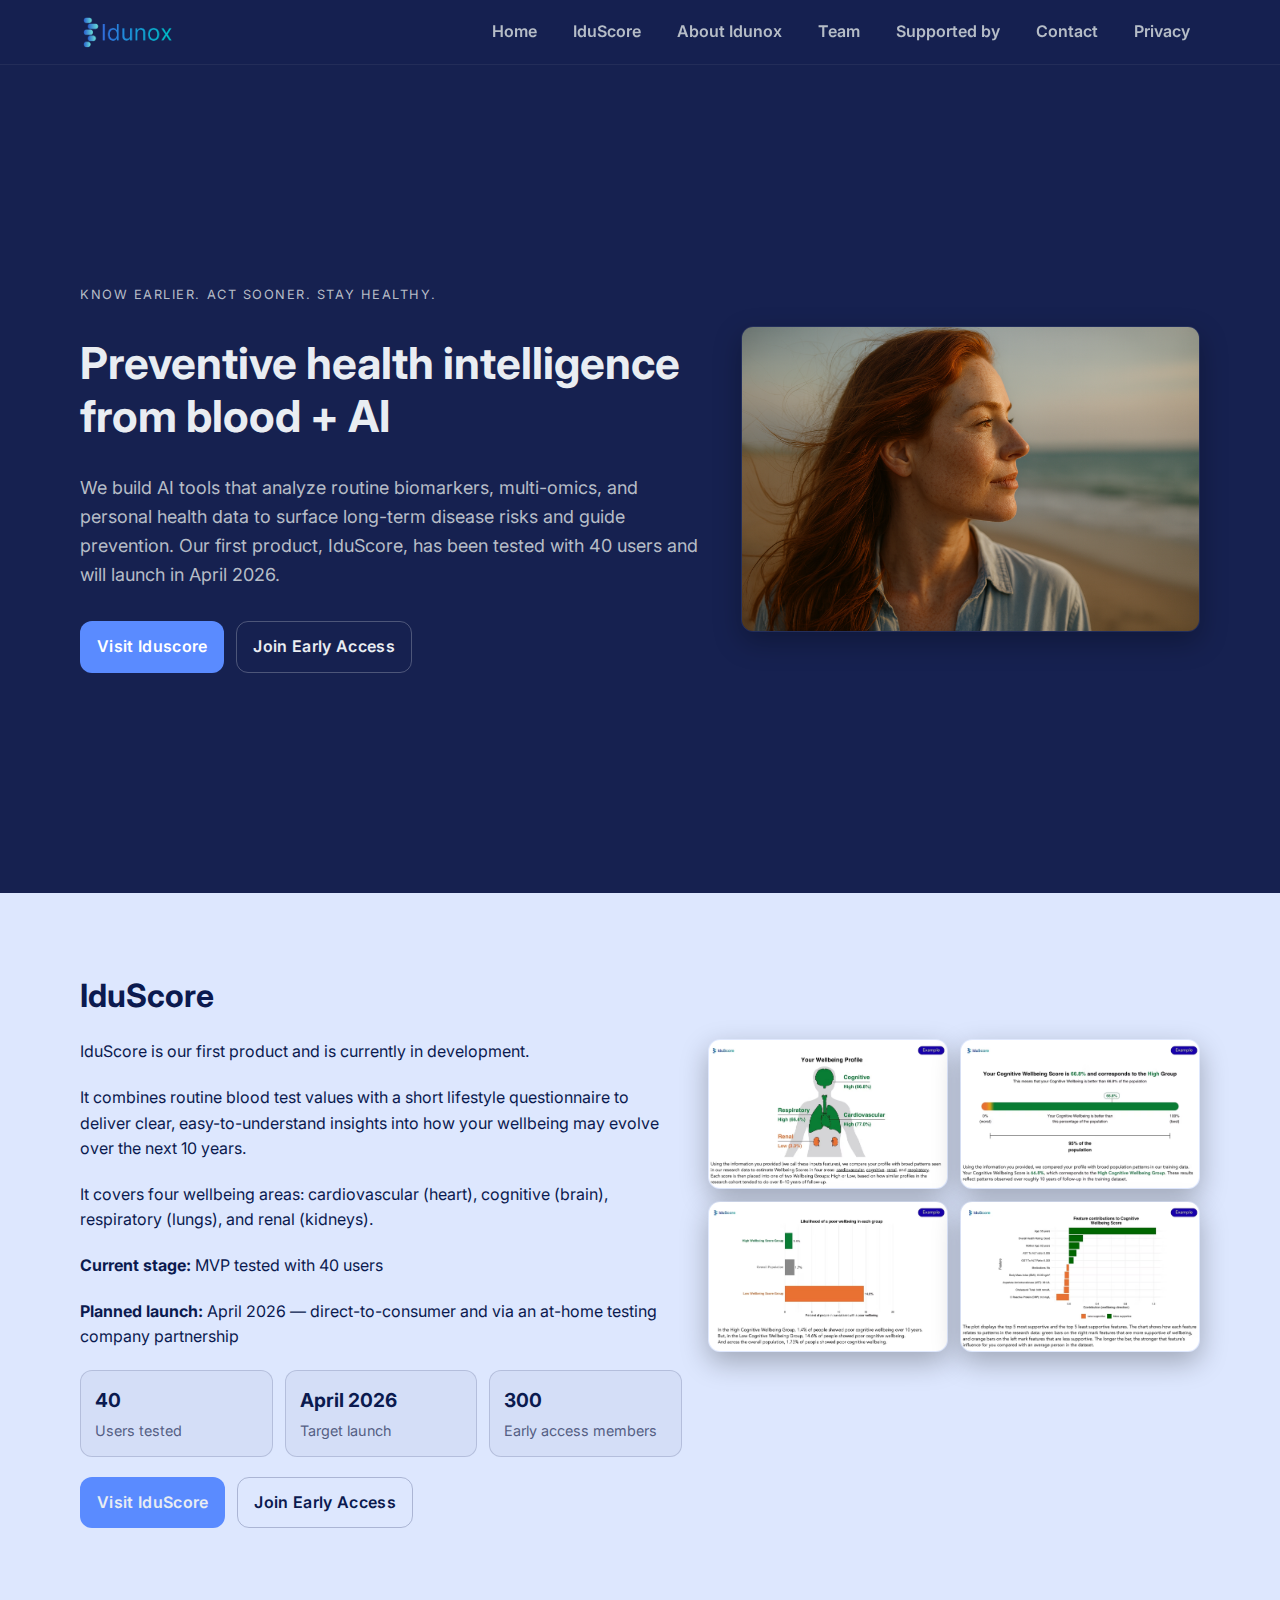
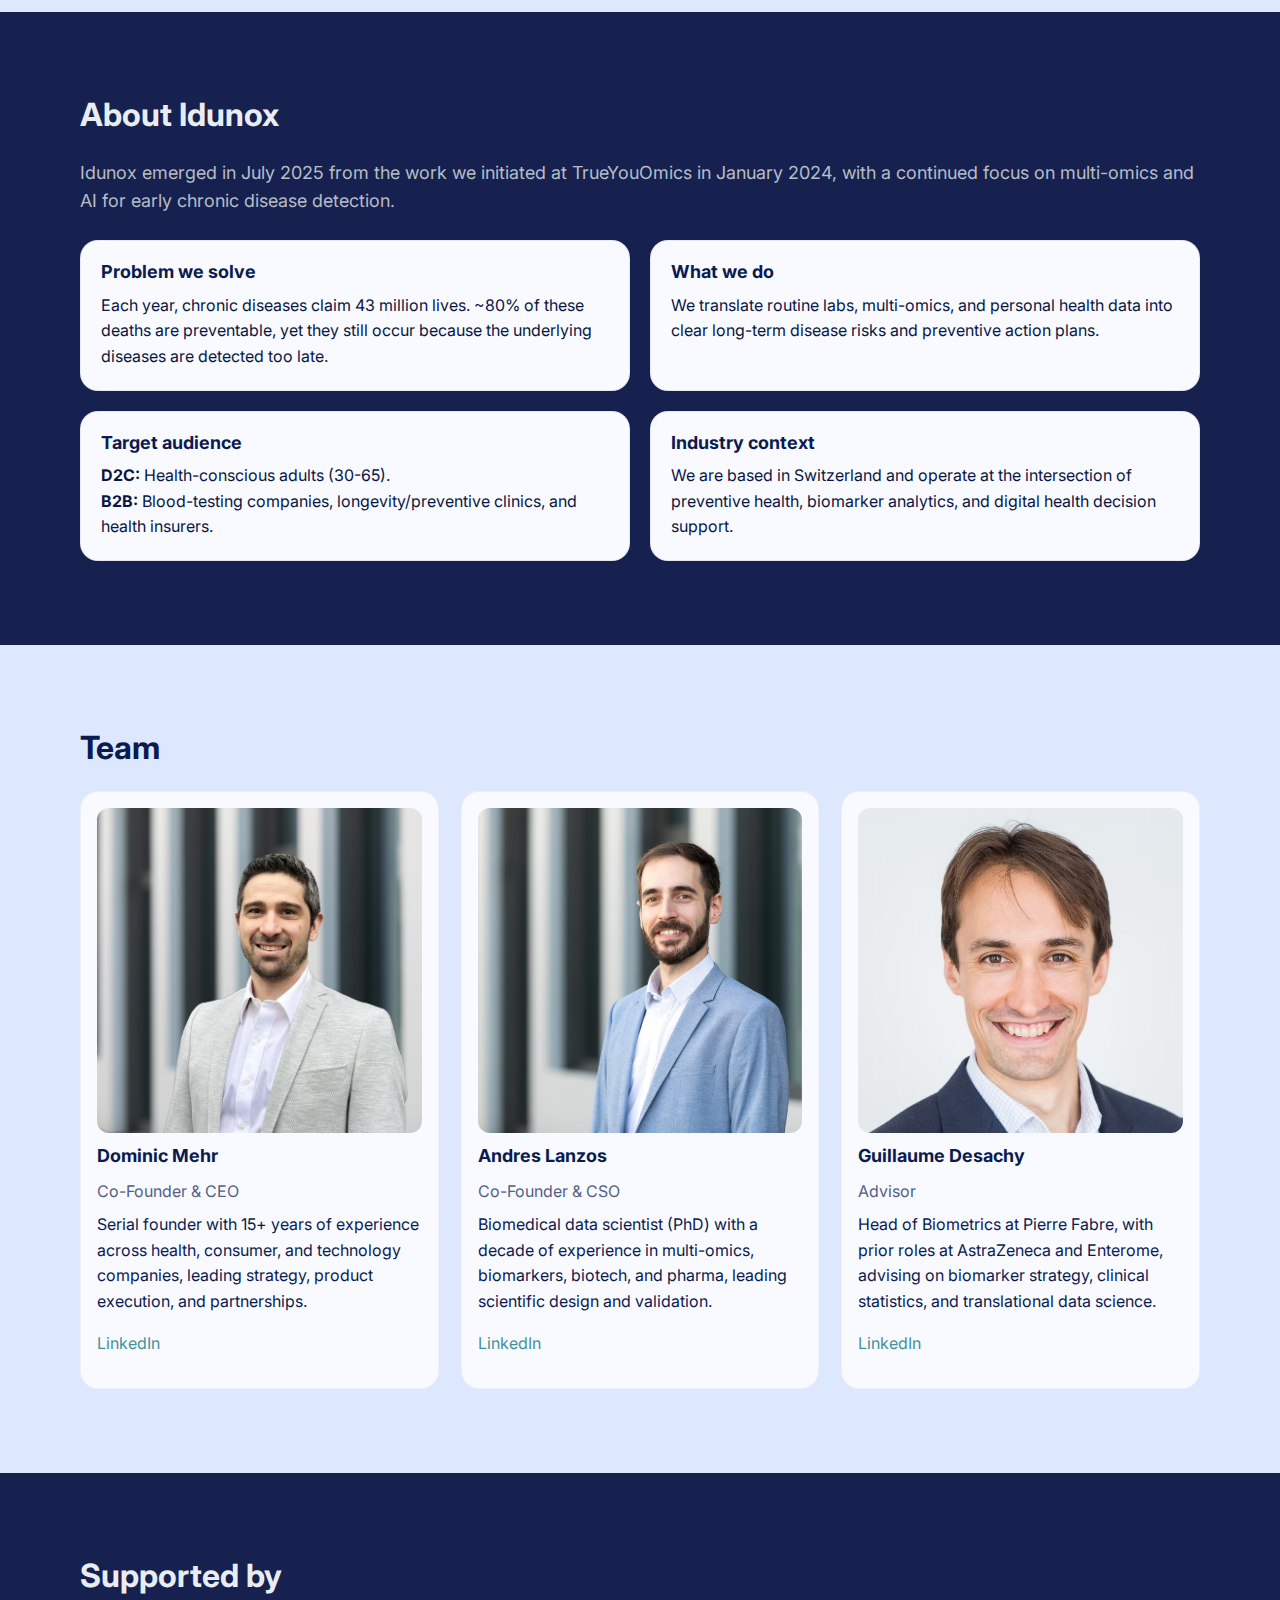
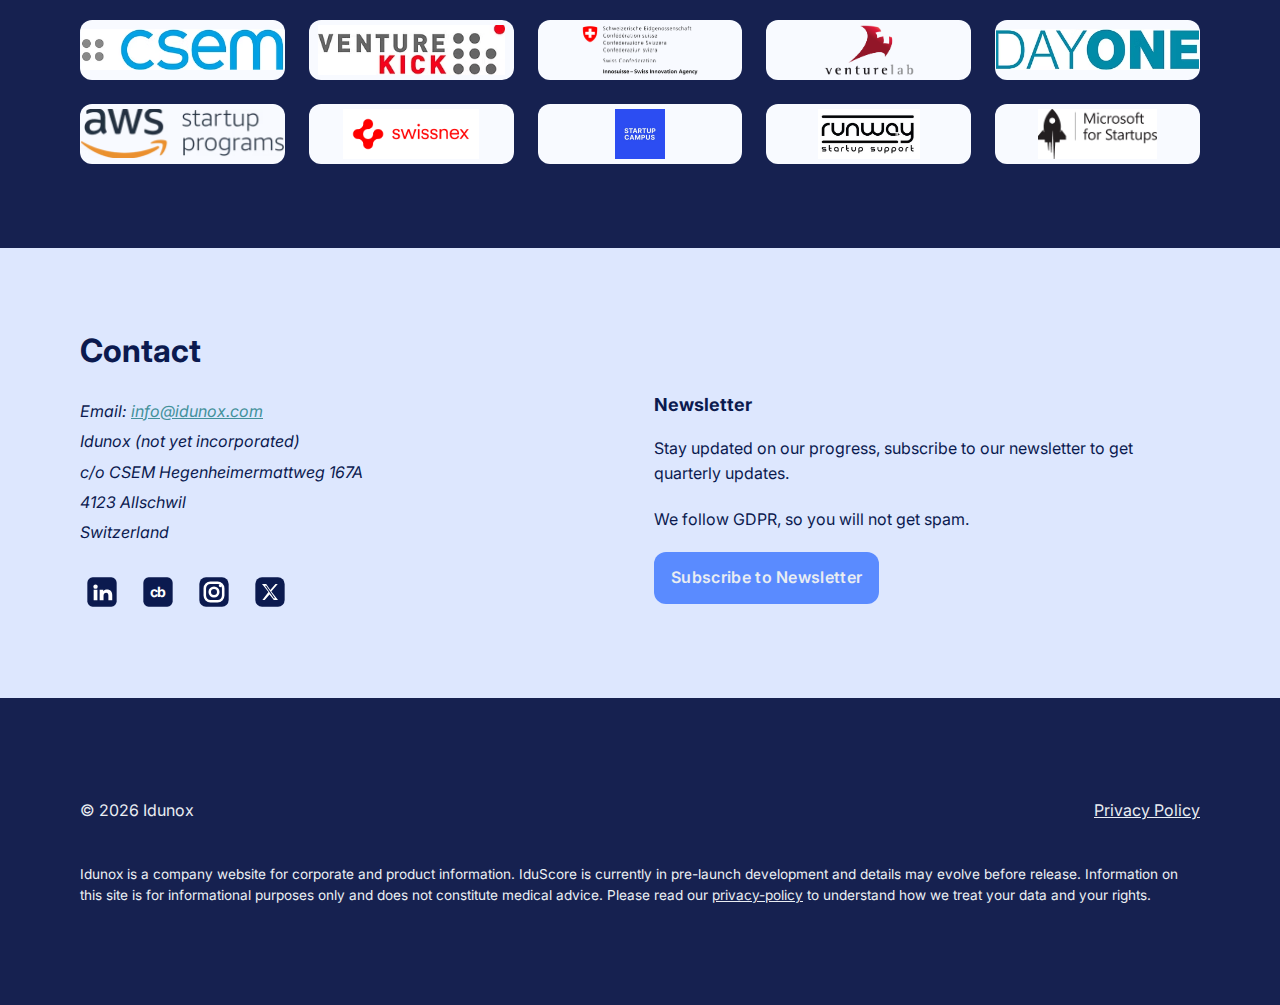
<file: index.html>
<!doctype html>
<html lang="en">
<head>
  <meta charset="utf-8" />
  <meta name="viewport" content="width=device-width, initial-scale=1" />

  <title>Idunox | Preventive Health Company</title>
  <meta name="description" content="Idunox is a preventive health company building IduScore, a product that transforms routine blood tests and lifestyle data into 10-year health risk insights and action plans." />

  <!-- Social sharing -->
  <meta property="og:title" content="Idunox | Preventive Health Company" />
  <meta property="og:description" content="Idunox builds IduScore, helping people understand long-term health risks early using blood biomarkers and lifestyle data." />
  <meta property="og:type" content="website" />
  <meta property="og:url" content="https://www.idunox.com/" />
  <meta property="og:image" content="https://www.idunox.com/assets/img/logo_idunox_large.png" />
  <meta property="og:image:alt" content="Idunox logo" />
  <meta property="og:image:width" content="1200" />
  <meta property="og:image:height" content="675" />
  <meta name="twitter:card" content="summary_large_image" />
  <meta name="twitter:image" content="https://www.idunox.com/assets/img/logo_idunox_large.png" />
  <meta name="twitter:image:alt" content="Idunox logo" />
  <link rel="canonical" href="https://www.idunox.com/" />

  <!-- Optional font (you can remove these 2 lines to stay 100% system-font) -->
  <link rel="preconnect" href="https://fonts.gstatic.com" crossorigin>
  <link href="https://fonts.googleapis.com/css2?family=Inter:wght@400;600;700&amp;display=swap" rel="stylesheet">

  <link rel="icon" type="image/png" sizes="32x32" href="assets/img/icon_idunox.png" />
  <link rel="stylesheet" href="assets/css/style.css" />
</head>
<body>
  <a class="skip-link" href="#home">Skip to content</a>

  <!-- Sticky nav -->
  <header class="site-header">
    <div class="container nav">
      <a class="logo" href="#home" aria-label="Idunox home">
        <img class="logo-mark" src="assets/img/logo_idunox.png" alt="Idunox" />
      </a>
      <button class="nav-toggle" type="button" aria-expanded="false" aria-label="Toggle navigation">
        <span></span>
        <span></span>
        <span></span>
      </button>
      <nav aria-label="Primary">
        <ul class="nav-list">
          <li><a href="#home">Home</a></li>
          <li><a href="#products">IduScore</a></li>
          <li><a href="#business">About Idunox</a></li>
          <li><a href="#team">Team</a></li>
          <li><a href="#supported-by">Supported by</a></li>
          <li><a href="#contact">Contact</a></li>
          <li><a href="privacy.html">Privacy</a></li>
        </ul>
      </nav>
    </div>
  </header>

  <main id="home">
    <!-- Hero (dark) -->
    <section class="section hero">
      <div class="container hero-grid">
        <div class="hero-copy">
          <p class="hero-kicker">KNOW EARLIER. ACT SOONER. STAY HEALTHY.</p>
          <h1>Preventive health intelligence from blood + AI</h1>
          <p class="lead">We build AI tools that analyze routine biomarkers, multi-omics, and personal health data to surface long-term disease risks and guide prevention. Our first product, IduScore, has been tested with 40 users and will launch in April 2026.</p>
          <div class="cta-row">
            <a class="btn btn-primary" href="https://www.iduscore.com/" target="_blank" rel="noopener">Visit Iduscore</a>
            <a class="btn btn-outline" href="https://57a726f0.sibforms.com/serve/[base64]" target="_blank" rel="noopener">Join Early Access</a>
          </div>
        </div>

        <div class="hero-art" aria-hidden="true">
          <img class="hero-image" src="assets/img/horizon.png" alt="" />
        </div>
      </div>
    </section>

    <!-- IduScore (light) -->
    <section class="section muted" id="products">
      <div class="container">
        <h2>IduScore</h2>
        <div class="products-grid">
          <div class="stack">
            <p>IduScore is our first product and is currently in development.</p>
            <p>It combines routine blood test values with a short lifestyle questionnaire to deliver clear, easy-to-understand insights into how your wellbeing may evolve over the next 10 years.</p>
            <p>It covers four wellbeing areas: cardiovascular (heart), cognitive (brain), respiratory (lungs), and renal (kidneys).</p>
            <p><strong>Current stage:</strong> MVP tested with 40 users</p>
            <p><strong>Planned launch:</strong> April 2026 &mdash; direct-to-consumer and via an at-home testing company partnership</p>
            <div class="milestone-grid">
              <article class="milestone">
                <p class="milestone-value">40</p>
                <p class="milestone-label">Users tested</p>
              </article>
              <article class="milestone">
                <p class="milestone-value">April 2026</p>
                <p class="milestone-label">Target launch</p>
              </article>
              <article class="milestone">
                <p class="milestone-value">300</p>
                <p class="milestone-label">Early access members</p>
              </article>
            </div>
            <div class="cta-row">
              <a class="btn btn-primary" href="https://www.iduscore.com/" target="_blank" rel="noopener">Visit IduScore</a>
              <a class="btn btn-outline" href="https://57a726f0.sibforms.com/serve/[base64]" target="_blank" rel="noopener">Join Early Access</a>
            </div>
          </div>
          <div class="screenshot-grid" aria-label="IduScore screenshots">
            <img class="product-shot" src="assets/img/iduscore_1.avif" alt="IduScore screenshot showing dashboard overview" loading="lazy" />
            <img class="product-shot" src="assets/img/iduscore_2.avif" alt="IduScore screenshot showing cardiovascular insights" loading="lazy" />
            <img class="product-shot" src="assets/img/iduscore_3.avif" alt="IduScore screenshot showing cognitive score details" loading="lazy" />
            <img class="product-shot" src="assets/img/iduscore_4.avif" alt="IduScore screenshot showing personalized recommendations" loading="lazy" />
          </div>
        </div>
      </div>
    </section>

    <!-- About Idunox (dark) -->
    <section class="section" id="business">
      <div class="container">
        <h2>About Idunox</h2>
        <p class="lead">Idunox emerged in July 2025 from the work we initiated at TrueYouOmics in January 2024, with a continued focus on multi-omics and AI for early chronic disease detection.</p>
        <div class="business-grid">
          <article class="business-card">
            <h3>Problem we solve</h3>
            <p>Each year, chronic diseases claim 43 million lives. ~80% of these deaths are preventable, yet they still occur because the underlying diseases are detected too late.</p>
          </article>
          <article class="business-card">
            <h3>What we do</h3>
            <p>We translate routine labs, multi-omics, and personal health data into clear long-term disease risks and preventive action plans.</p>
          </article>
          <article class="business-card">
            <h3>Target audience</h3>
            <p><strong>D2C:</strong> Health-conscious adults (30-65).<br /><strong>B2B:</strong> Blood-testing companies, longevity/preventive clinics, and health insurers.</p>
          </article>
          <article class="business-card">
            <h3>Industry context</h3>
            <p>We are based in Switzerland and operate at the intersection of preventive health, biomarker analytics, and digital health decision support.</p>
          </article>
        </div>
      </div>
    </section>

    <!-- Team -->
    <!-- Team (light) -->
    <section class="section muted" id="team">
      <div class="container">
        <h2>Team</h2>

        <div class="team-grid">
          <!-- Dominic -->
          <article class="card">
            <img class="avatar" src="assets/img/dominic.avif" alt="Dominic Mehr" />
            <h3>Dominic Mehr</h3>
            <p class="role">Co-Founder &amp; CEO</p>
            <p class="bio">Serial founder with 15+ years of experience across health, consumer, and technology companies, leading strategy, product execution, and partnerships.</p>
            <p class="links">
              <a href="https://www.linkedin.com/in/dominic-mehr/" target="_blank" rel="noopener">LinkedIn</a>
            </p>
          </article>

          <!-- Andres -->
          <article class="card">
            <img class="avatar" src="assets/img/andres.avif" alt="Andres Lanzos" />
            <h3>Andres Lanzos</h3>
            <p class="role">Co-Founder &amp; CSO</p>
            <p class="bio">Biomedical data scientist (PhD) with a decade of experience in multi-omics, biomarkers, biotech, and pharma, leading scientific design and validation.</p>
            <p class="links">
              <a href="https://www.linkedin.com/in/andreslanzos" target="_blank" rel="noopener">LinkedIn</a>
            </p>
          </article>

          <!-- Guillaume -->
          <article class="card">
            <img class="avatar" src="assets/img/guillaume.avif" alt="Guillaume Desachy" />
            <h3>Guillaume Desachy</h3>
            <p class="role">Advisor</p>
            <p class="bio">Head of Biometrics at Pierre Fabre, with prior roles at AstraZeneca and Enterome, advising on biomarker strategy, clinical statistics, and translational data science.</p>
            <p class="links">
              <a href="https://www.linkedin.com/in/guillaume-desachy/" target="_blank" rel="noopener">LinkedIn</a>
            </p>
          </article>
        </div>
      </div>
    </section>

    <!-- Supported by (logos strip) -->
    <!-- Supported by (dark) -->
    <section class="section" id="supported-by">
      <div class="container">
        <h2>Supported by</h2>
        <ul class="logo-row">
          <li class="logo-box">
            <a href="https://www.csem.ch/en/accelerate-start-up-program/" target="_blank" rel="noopener">
              <img src="assets/img/csem.avif" alt="CSEM Accelerate Start-up Program" />
            </a>
          </li>
          <li class="logo-box">
            <a href="https://www.venturekick.ch/CHF-40000-for-a-minimally-invasive-diagnostic-for-sepsis-expert-ultrasound-access-and-directtoconsumer-health-risk-assessment" target="_blank" rel="noopener">
              <img src="assets/img/venturekick.avif" alt="Venture Kick" />
            </a>
          </li>
          <li class="logo-box">
            <a href="https://www.innosuisse.admin.ch/en/start-up-coaching-for-start-up" target="_blank" rel="noopener">
              <img src="assets/img/innosuisse.png" alt="Innosuisse Start-up Coaching" />
            </a>
          </li>
          <li class="logo-box">
            <a href="https://innosuisse.venturelab.ch/courses" target="_blank" rel="noopener">
              <img src="assets/img/venturelab.png" alt="Venturelab Courses" />
            </a>
          </li>
          <li class="logo-box">
            <a href="https://www.dayone.swiss/" target="_blank" rel="noopener">
              <img src="assets/img/dayone.avif" alt="DayOne" />
            </a>
          </li>
          <li class="logo-box">
            <a href="https://aws.amazon.com/startups" target="_blank" rel="noopener">
              <img src="assets/img/aws.avif" alt="AWS Startups" />
            </a>
          </li>
          <li class="logo-box">
            <a href="https://swissnex.org/about-us/locations/london/" target="_blank" rel="noopener">
              <img src="assets/img/swissnex.png" alt="Swissnex London" />
            </a>
          </li>
            <li class="logo-box">
              <a href="https://www.startup-campus.ch/" target="_blank" rel="noopener">
                <img src="assets/img/startup_campus_switzerland_logo.jpeg" alt="Startup Campus" />
              </a>
            </li>
            <li class="logo-box">
              <a href="https://runway-incubator.ch/en/home-english/" target="_blank" rel="noopener">
                <img src="assets/img/runway.jpeg" alt="Runway Incubator" />
              </a>
            </li>
            <li class="logo-box">
              <a href="https://www.microsoft.com/en/startups" target="_blank" rel="noopener">
                <img src="assets/img/microsoft_for_startups.jpg" alt="Microsoft for Startups" />
              </a>
            </li>
        </ul>
      </div>
    </section>

    <!-- Contact -->
    <!-- Contact (light) -->
    <section class="section muted" id="contact">
      <div class="container">
        <h2>Contact</h2>
        <div class="contact-grid">
          <div>
            <address class="contact">
              <p>Email: <a href="mailto:info@idunox.com">info@idunox.com</a></p>
              <p>Idunox (not yet incorporated)</p>
              <p>c/o CSEM Hegenheimermattweg 167A</p>
              <p>4123 Allschwil</p>
              <p>Switzerland</p>
            </address>
            <div class="social-links" aria-label="Idunox social channels">
              <a class="social-link-linkedin" href="https://www.linkedin.com/company/idunox" target="_blank" rel="noopener" aria-label="Idunox on LinkedIn">
                <svg class="linkedin-icon" viewBox="0 0 24 24" role="img" aria-hidden="true">
                  <rect x="1" y="1" width="22" height="22" rx="4" fill="#0b1a4f"/>
                  <circle cx="7.15" cy="8" r="1.65" fill="#ffffff"/>
                  <rect x="5.75" y="10.3" width="2.8" height="7.9" fill="#ffffff"/>
                  <path d="M10.25 10.3h2.68v1.12c.62-.86 1.56-1.36 2.87-1.36 2.37 0 3.88 1.62 3.88 4.17v3.96h-2.88v-3.56c0-1.24-.48-2.08-1.66-2.08-1.22 0-1.99.82-1.99 2.3v3.34h-2.9V10.3z" fill="#ffffff"/>
                </svg>
              </a>
              <a class="social-link-crunchbase" href="https://www.crunchbase.com/organization/idunox" target="_blank" rel="noopener" aria-label="Idunox on Crunchbase">
                <svg class="crunchbase-icon" viewBox="0 0 24 24" role="img" aria-hidden="true">
                  <rect x="1" y="1" width="22" height="22" rx="4" fill="#0b1a4f"/>
                  <text x="12" y="16.1" text-anchor="middle" fill="#ffffff" font-size="10.5" font-weight="700" font-family="Inter, Arial, sans-serif" letter-spacing="-0.5">cb</text>
                </svg>
              </a>
              <a class="social-link-instagram" href="https://www.instagram.com/idunox_health" target="_blank" rel="noopener" aria-label="Idunox on Instagram">
                <svg class="instagram-icon" viewBox="0 0 24 24" role="img" aria-hidden="true">
                  <rect x="1" y="1" width="22" height="22" rx="5" fill="#0b1a4f"/>
                  <rect x="5.1" y="5.1" width="13.8" height="13.8" rx="4.2" fill="none" stroke="#ffffff" stroke-width="1.9"/>
                  <circle cx="12" cy="12" r="3.2" fill="none" stroke="#ffffff" stroke-width="1.9"/>
                  <circle cx="16.8" cy="7.2" r="1.15" fill="#ffffff"/>
                </svg>
              </a>
              <a class="social-link-x" href="https://x.com/idunox_health" target="_blank" rel="noopener" aria-label="Idunox on X">
                <svg class="x-icon" viewBox="0 0 24 24" role="img" aria-hidden="true">
                  <rect x="1" y="1" width="22" height="22" rx="5" fill="#0b1a4f"/>
                  <path d="M17.83 6h-1.75l-3.85 4.44L9.14 6H6l4.82 6.08L6.29 18h1.75l3.6-4.15L14.86 18H18l-5.01-6.33L17.83 6zm-2.05 10.63h-.97L8.22 7.29h.97l6.59 9.34z" fill="#ffffff"/>
                </svg>
              </a>
            </div>
          </div>
          <div class="stack">
            <h3>Newsletter</h3>
            <p>Stay updated on our progress, subscribe to our newsletter to get quarterly updates.</p>
            <p>We follow GDPR, so you will not get spam.</p>
            <div class="stack-cta">
              <a class="btn btn-newsletter" href="https://57a726f0.sibforms.com/serve/[base64]" target="_blank" rel="noopener">Subscribe to Newsletter</a>
            </div>
          </div>
        </div>
      </div>
    </section>
  </main>

  <footer class="site-footer">
    <section class="section" id="footer">
      <div class="container footer-grid">
        <p>© <span id="year"></span> Idunox</p>
        <p><a href="privacy.html">Privacy Policy</a></p>
      </div>
      <div class="container">
        <p class="note note-inverse">
          Idunox is a company website for corporate and product information. IduScore is currently in pre-launch development and details may evolve before release. Information on this site is for informational purposes only and does not constitute medical advice. Please read our <a href="privacy.html">privacy-policy</a> to understand how we treat your data and your rights.
        </p>
      </div>
    </section>
  </footer>

  <button class="back-to-top" type="button" aria-label="Back to top" title="Back to top">
    <span aria-hidden="true">&#8593;</span>
  </button>

  <script src="assets/js/main.js"></script>
</body>
</html>
</file>
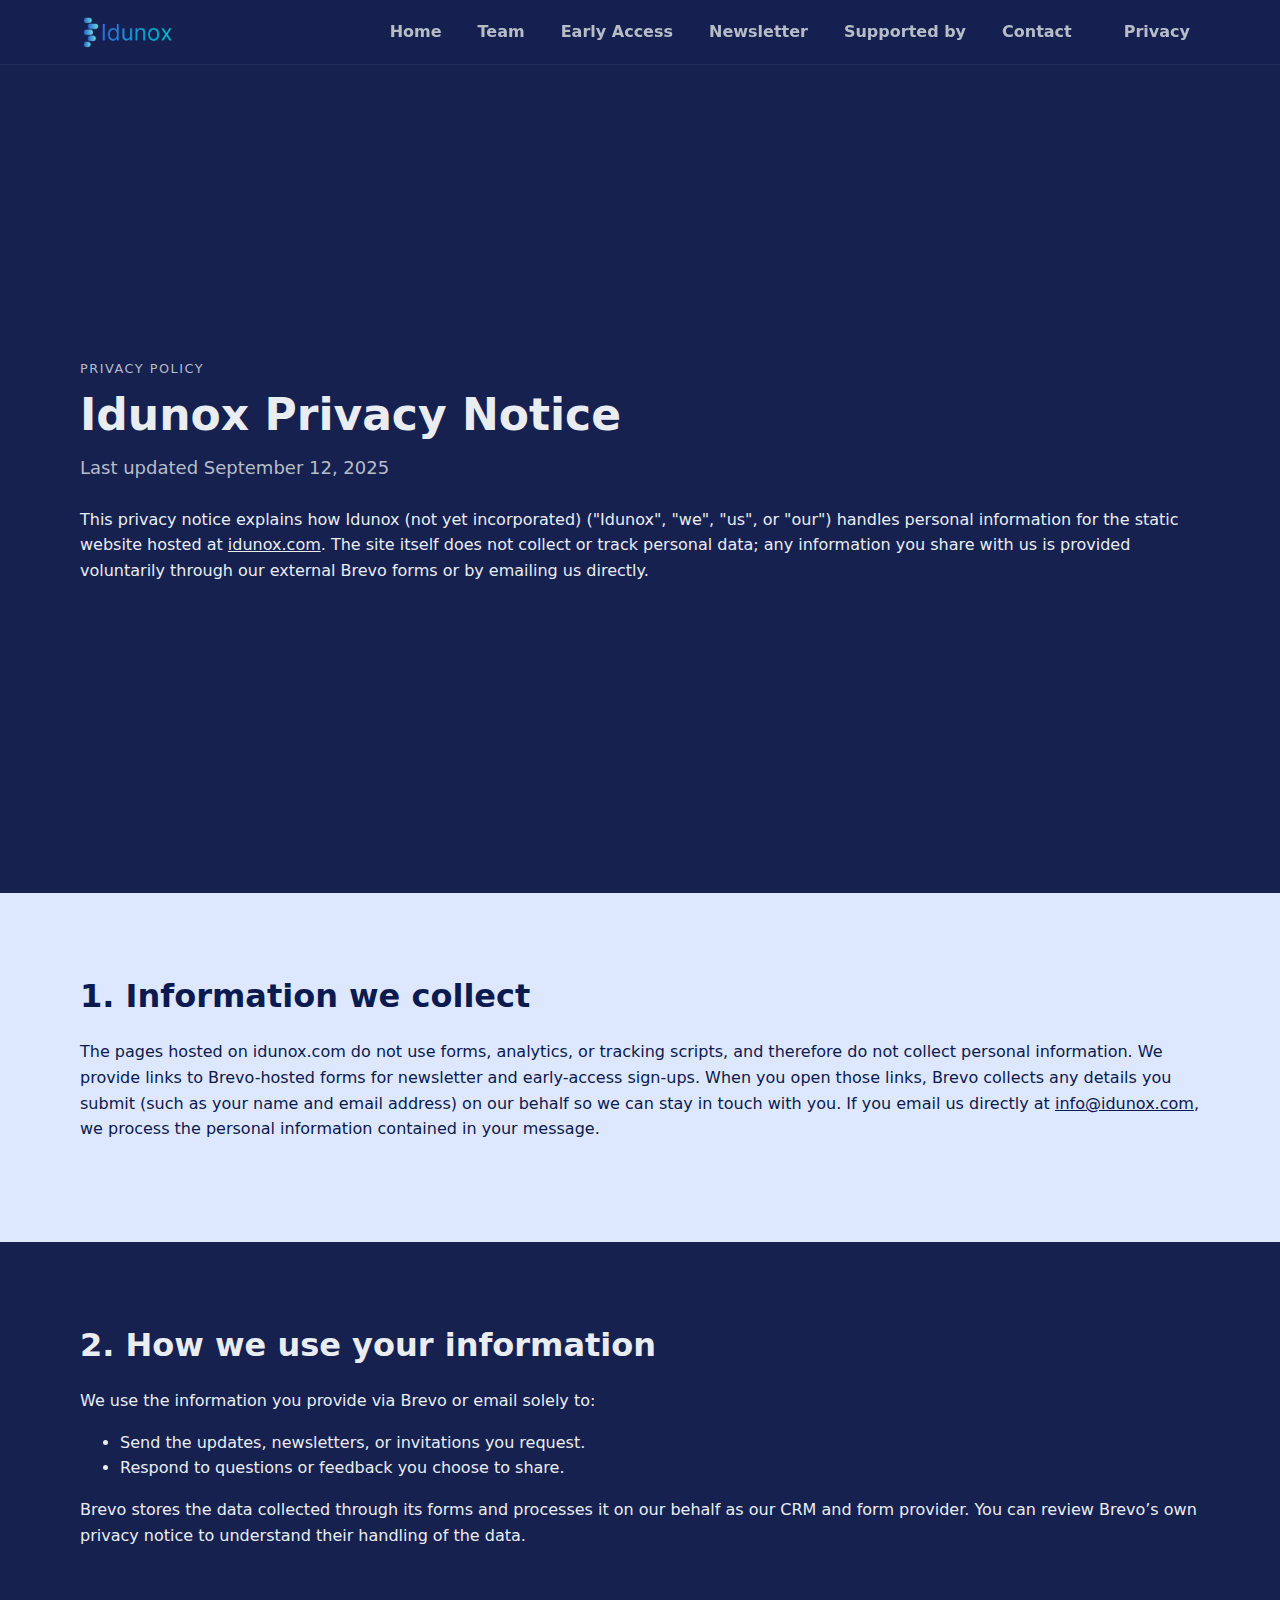
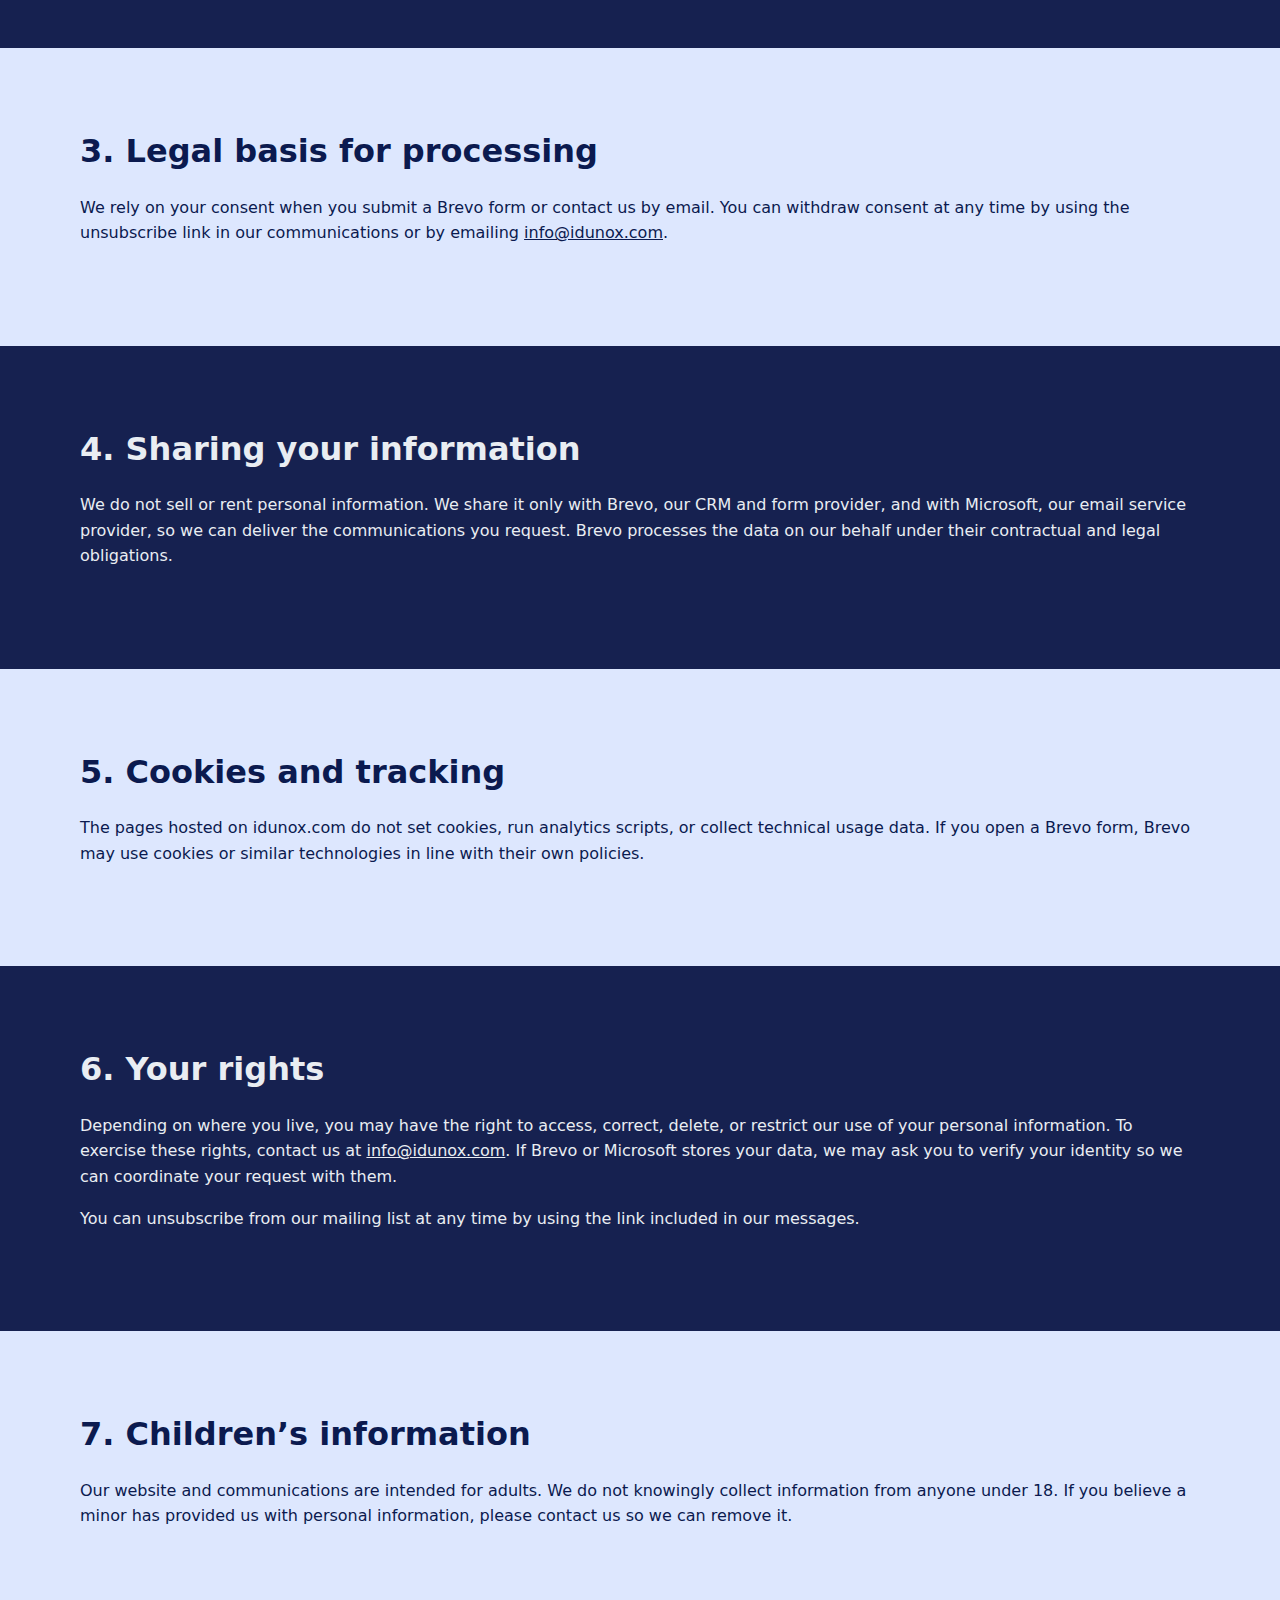
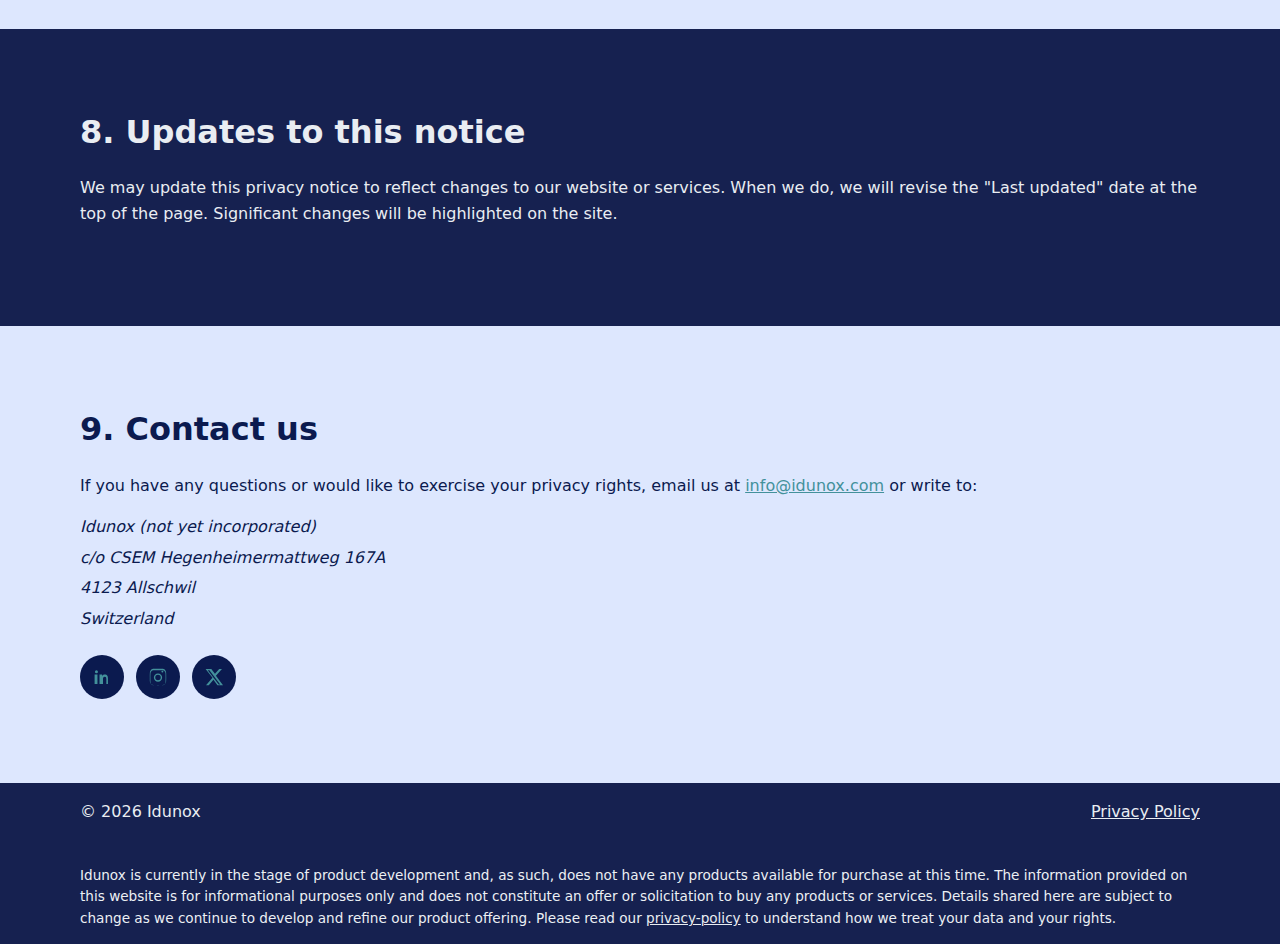
<file: privacy.html>
<!doctype html>
<html lang="en">
<head>
  <meta charset="utf-8" />
  <meta name="viewport" content="width=device-width, initial-scale=1" />

  <title>Privacy Policy | Idunox</title>
  <meta name="description" content="Learn how Idunox handles personal data. Our static site does not collect information; Brevo forms capture details you choose to share." />

  <link rel="icon" type="image/png" sizes="32x32" href="assets/img/icon_idunox.png" />
  <link rel="stylesheet" href="assets/css/style.css" />
</head>
<body>
  <a class="skip-link" href="#privacy">Skip to content</a>

  <header class="site-header">
    <div class="container nav">
      <a class="logo" href="index.html#home" aria-label="Idunox home">
        <img class="logo-mark" src="assets/img/logo_idunox.png" alt="Idunox" />
      </a>
      <button class="nav-toggle" type="button" aria-expanded="false" aria-label="Toggle navigation">
        <span></span>
        <span></span>
        <span></span>
      </button>
      <nav aria-label="Primary">
        <ul class="nav-list">
          <li><a href="index.html#home">Home</a></li>
          <li><a href="index.html#team">Team</a></li>
          <li><a href="index.html#early-access">Early Access</a></li>
          <li><a href="index.html#newsletter">Newsletter</a></li>
          <li><a href="index.html#supported-by">Supported by</a></li>
          <li><a href="#contact">Contact</a></li>
          <li class="divider" aria-hidden="true"></li>
          <li><a href="privacy.html" aria-current="page">Privacy</a></li>
        </ul>
      </nav>
    </div>
  </header>

  <main id="privacy">
    <section class="section hero">
      <div class="container">
        <p class="eyebrow">Privacy Policy</p>
        <h1>Idunox Privacy Notice</h1>
        <p class="lead">Last updated September 12, 2025</p>
        <p>This privacy notice explains how Idunox (not yet incorporated) ("Idunox", "we", "us", or "our") handles personal information for the static website hosted at <a href="https://www.idunox.com" target="_blank" rel="noopener">idunox.com</a>. The site itself does not collect or track personal data; any information you share with us is provided voluntarily through our external Brevo forms or by emailing us directly.</p>
      </div>
    </section>

    <section class="section muted" id="what-we-collect">
      <div class="container">
        <h2>1. Information we collect</h2>
        <p>The pages hosted on idunox.com do not use forms, analytics, or tracking scripts, and therefore do not collect personal information. We provide links to Brevo-hosted forms for newsletter and early-access sign-ups. When you open those links, Brevo collects any details you submit (such as your name and email address) on our behalf so we can stay in touch with you. If you email us directly at <a href="mailto:info@idunox.com">info@idunox.com</a>, we process the personal information contained in your message.</p>
      </div>
    </section>

    <section class="section" id="how-we-use-it">
      <div class="container">
        <h2>2. How we use your information</h2>
        <p>We use the information you provide via Brevo or email solely to:</p>
        <ul>
          <li>Send the updates, newsletters, or invitations you request.</li>
          <li>Respond to questions or feedback you choose to share.</li>
        </ul>
        <p>Brevo stores the data collected through its forms and processes it on our behalf as our CRM and form provider. You can review Brevo&rsquo;s own privacy notice to understand their handling of the data.</p>
      </div>
    </section>

    <section class="section muted" id="legal-basis">
      <div class="container">
        <h2>3. Legal basis for processing</h2>
        <p>We rely on your consent when you submit a Brevo form or contact us by email. You can withdraw consent at any time by using the unsubscribe link in our communications or by emailing <a href="mailto:info@idunox.com">info@idunox.com</a>.</p>
      </div>
    </section>

    <section class="section" id="sharing">
      <div class="container">
        <h2>4. Sharing your information</h2>
        <p>We do not sell or rent personal information. We share it only with Brevo, our CRM and form provider, and with Microsoft, our email service provider, so we can deliver the communications you request. Brevo processes the data on our behalf under their contractual and legal obligations.</p>
      </div>
    </section>

    <section class="section muted" id="cookies">
      <div class="container">
        <h2>5. Cookies and tracking</h2>
        <p>The pages hosted on idunox.com do not set cookies, run analytics scripts, or collect technical usage data. If you open a Brevo form, Brevo may use cookies or similar technologies in line with their own policies.</p>
      </div>
    </section>

    <section class="section" id="your-rights">
      <div class="container">
        <h2>6. Your rights</h2>
        <p>Depending on where you live, you may have the right to access, correct, delete, or restrict our use of your personal information. To exercise these rights, contact us at <a href="mailto:info@idunox.com">info@idunox.com</a>. If Brevo or Microsoft stores your data, we may ask you to verify your identity so we can coordinate your request with them.</p>
        <p>You can unsubscribe from our mailing list at any time by using the link included in our messages.</p>
      </div>
    </section>

    <section class="section muted" id="minors">
      <div class="container">
        <h2>7. Children&rsquo;s information</h2>
        <p>Our website and communications are intended for adults. We do not knowingly collect information from anyone under 18. If you believe a minor has provided us with personal information, please contact us so we can remove it.</p>
      </div>
    </section>

    <section class="section" id="updates">
      <div class="container">
        <h2>8. Updates to this notice</h2>
        <p>We may update this privacy notice to reflect changes to our website or services. When we do, we will revise the "Last updated" date at the top of the page. Significant changes will be highlighted on the site.</p>
      </div>
    </section>

    <section class="section muted" id="contact">
      <div class="container">
        <h2>9. Contact us</h2>
        <p>If you have any questions or would like to exercise your privacy rights, email us at <a href="mailto:info@idunox.com">info@idunox.com</a> or write to:</p>
        <address class="contact">
          <p>Idunox (not yet incorporated)</p>
          <p>c/o CSEM Hegenheimermattweg 167A</p>
          <p>4123 Allschwil</p>
          <p>Switzerland</p>
        </address>
        <div class="social-links" aria-label="Idunox social channels">
          <a href="https://www.linkedin.com/company/idunox" target="_blank" rel="noopener" aria-label="Idunox on LinkedIn">
            <svg viewBox="0 0 24 24" role="img" aria-hidden="true">
              <path d="M20.447 20.452h-3.237v-5.592c0-1.336-.024-3.056-1.862-3.056-1.862 0-2.149 1.454-2.149 2.957v5.691H9.011V9h3.111v1.561h.045c.434-.82 1.494-1.685 3.073-1.685 3.287 0 3.894 2.164 3.894 4.977v6.599zM5.337 7.433a1.804 1.804 0 11-.001-3.608 1.804 1.804 0 01.001 3.608zM6.556 20.452H3.116V9h3.44v11.452z"/>
            </svg>
          </a>
          <a href="https://www.instagram.com/idunox_health" target="_blank" rel="noopener" aria-label="Idunox on Instagram">
            <svg viewBox="0 0 24 24" role="img" aria-hidden="true">
              <path d="M12 2.163c3.204 0 3.584.012 4.85.07 1.366.062 2.633.35 3.608 1.325.975.975 1.262 2.242 1.324 3.608.058 1.266.07 1.646.07 4.85s-.012 3.584-.07 4.85c-.062 1.366-.35 2.633-1.324 3.608-.975.975-2.242 1.262-3.608 1.324-1.266.058-1.646.07-4.85.07s-3.584-.012-4.85-.07c-1.366-.062-2.633-.35-3.608-1.324-.975-.975-1.262-2.242-1.324-3.608C2.175 15.584 2.163 15.204 2.163 12s.012-3.584.07-4.85c.062-1.366.35-2.633 1.324-3.608.975-.975 2.242-1.262 3.608-1.324C8.416 2.175 8.796 2.163 12 2.163zm0 1.684c-3.155 0-3.522.012-4.761.069-1.023.047-1.577.216-1.945.363-.489.19-.84.418-1.205.783-.365.365-.593.716-.783 1.205-.147.368-.316.922-.363 1.945-.057 1.239-.069 1.606-.069 4.761s.012 3.522.069 4.761c.047 1.023.216 1.577.363 1.945.19.489.418.84.783 1.205.365.365.716.593 1.205.783.368.147.922.316 1.945.363 1.239.057 1.606.069 4.761.069s3.522-.012 4.761-.069c1.023-.047 1.577-.216 1.945-.363.489-.19.84-.418 1.205-.783.365-.365.593-.716.783-1.205.147-.368.316-.922.363-1.945.057-1.239.069-1.606.069-4.761s-.012-3.522-.069-4.761c-.047-1.023-.216-1.577-.363-1.945-.19-.489-.418-.84-.783-1.205-.365-.365-.716-.593-1.205-.783-.368-.147-.922-.316-1.945-.363-1.239-.057-1.606-.069-4.761-.069zm0 3.905a4.952 4.952 0 110 9.904 4.952 4.952 0 010-9.904zm0 1.684a3.268 3.268 0 100 6.537 3.268 3.268 0 000-6.537zm6.406-3.915a1.155 1.155 0 11-2.31 0 1.155 1.155 0 012.31 0z"/>
            </svg>
          </a>
          <a href="https://x.com/idunox_health" target="_blank" rel="noopener" aria-label="Idunox on X">
            <svg viewBox="0 0 24 24" role="img" aria-hidden="true">
              <path d="M18.244 2.25h3.308l-7.227 8.26 8.502 11.24H16.17l-4.867-6.367-5.574 6.367H2.42l7.73-8.828L1.902 2.25h6.848l4.401 5.836 5.093-5.836zm-.582 18.708h1.832L6.454 3.965H4.49z"/>
            </svg>
          </a>
        </div>
      </div>
    </section>
  </main>

  <footer class="site-footer">
    <div class="container footer-grid">
      <p>© <span id="year"></span> Idunox</p>
      <p><a href="privacy.html" aria-current="page">Privacy Policy</a></p>
    </div>
    <div class="container">
      <p class="note note-inverse">
        Idunox is currently in the stage of product development and, as such, does not have any products available for purchase at this time. The information provided on this website is for informational purposes only and does not constitute an offer or solicitation to buy any products or services. Details shared here are subject to change as we continue to develop and refine our product offering. Please read our <a href="privacy.html" aria-current="page">privacy-policy</a> to understand how we treat your data and your rights.
      </p>
    </div>
  </footer>

  <script src="assets/js/main.js"></script>
</body>
</html>
</file>
<file: assets/css/style.css>
:root{
  --bg: #162150;
  --panel: #f8faff;
  --muted: #dde7fe;
  --text-light: #e9edf2;
  --subtle: #b6bdc7;
  --brand: #5a8bff;
  --accent: #69e0ce;
  --text-dark: #0b1a4f;
  --maxw: 1120px;
  --radius: 18px;
  --shadow: 0 10px 28px rgba(0, 0, 0, 0.28);
  --header-height: 72px;
}

*{ box-sizing:border-box }
html{ scroll-behavior:smooth }
body{
  margin:0;
  background:var(--bg);
  color:var(--text-light);
  font:16px/1.6 Inter, system-ui, -apple-system, Segoe UI, Roboto, Helvetica, Arial, sans-serif;
}

button, input, textarea, select{ font:inherit }
img{ max-width:100%; height:auto; display:block }
a{ color:inherit }

.container{ width:min(100% - 32px, var(--maxw)); margin-inline:auto }
.section{ padding:84px 0 }
.section.muted{ background:var(--muted) }
.section.muted :where(h1, h2, h3, h4, h5, h6, p, li, ol, ul, strong){
  color:var(--text-dark);
}
.section.muted :where(a){ color:inherit }
section{ scroll-margin-top:96px }

h1, h2, h3{ line-height:1.2; margin:0 0 12px }
h1{ font-size:clamp(28px, 5vw, 44px) }
h2{ font-size:clamp(22px, 4vw, 32px); margin-bottom:24px }
h3{ font-size:18px }
.lead{ color:var(--subtle); font-size:1.125rem; margin:8px 0 24px }
.eyebrow{
  text-transform:uppercase;
  letter-spacing:.12em;
  font-size:.8rem;
  color:var(--subtle);
  margin:0 0 10px;
}
.section-intro{
  max-width:800px;
  margin:0 0 28px;
}

.skip-link{
  position:absolute;
  left:-9999px;
  top:auto;
  width:1px;
  height:1px;
  overflow:hidden;
}
.skip-link:focus{
  left:16px;
  top:12px;
  width:auto;
  height:auto;
  background:#fff;
  color:#000;
  padding:8px 10px;
  border-radius:8px;
  z-index:1000;
}

.site-header{
  position:sticky;
  top:0;
  z-index:50;
  backdrop-filter:blur(10px);
  background:color-mix(in oklab, var(--bg), transparent 30%);
  border-bottom:1px solid rgba(255, 255, 255, 0.06);
}
.nav{
  display:flex;
  align-items:center;
  justify-content:space-between;
  gap:16px;
  padding:14px 0;
}
.logo{
  display:inline-flex;
  align-items:center;
  text-decoration:none;
}
.logo-mark{
  height:36px;
  width:auto;
}
.logo:focus-visible{
  outline:2px solid var(--brand);
  outline-offset:4px;
}

.nav-toggle{
  display:none;
  align-items:center;
  justify-content:center;
  width:44px;
  height:44px;
  border:1px solid rgba(255, 255, 255, 0.28);
  border-radius:12px;
  background:transparent;
  color:inherit;
  cursor:pointer;
  transition:border-color .2s ease, background .2s ease;
  position:relative;
}
.nav-toggle span{
  position:absolute;
  left:50%;
  top:50%;
  width:22px;
  height:2px;
  background:var(--text-light);
  transform:translate(-50%, -50%);
  transform-origin:center;
  transition:transform .2s ease, opacity .2s ease, top .2s ease;
}

.nav-list{
  display:flex;
  gap:16px;
  align-items:center;
  list-style:none;
  padding:0;
  margin:0;
}
.nav-list a{
  color:var(--subtle);
  font-weight:600;
  text-decoration:none;
  padding:8px 10px;
  border-radius:12px;
}
.nav-list a:hover{
  color:var(--text-light);
  background:rgba(255, 255, 255, 0.07);
}

.hero{
  --hero-stack-gap:clamp(20px, 3.5vh, 42px);
  padding-block:clamp(96px, 16vh, 160px);
  min-height:calc(100vh - var(--header-height));
  display:flex;
  align-items:center;
}
.hero-grid{
  display:grid;
  gap:40px;
  align-items:center;
  grid-template-columns:1.15fr .85fr;
}
.hero-copy{
  display:flex;
  flex-direction:column;
  align-items:flex-start;
  gap:var(--hero-stack-gap);
}
.hero-copy h1,
.hero-copy .lead{ margin:0 }
.hero-kicker{
  margin:0;
  color:var(--subtle);
  font-size:.8rem;
  letter-spacing:.12em;
}
.hero-image{
  width:100%;
  border-radius:12px;
  box-shadow:var(--shadow);
  border:1px solid rgba(255, 255, 255, 0.06);
}

.stack{
  display:flex;
  flex-direction:column;
  gap:20px;
}
.stack > *{ margin:0 }
.stack-cta{ display:flex; align-items:flex-start }

.cta-row{
  display:flex;
  flex-wrap:wrap;
  gap:12px;
  align-items:center;
}
.btn,
.btn-newsletter{
  display:inline-block;
  padding:12px 16px;
  border-radius:12px;
  text-decoration:none;
  font-weight:600;
  letter-spacing:.02em;
  border:1px solid transparent;
}
.btn-primary,
.btn-newsletter{
  background:var(--brand);
  color:#fff;
}
.btn-primary:hover,
.btn-newsletter:hover{
  filter:brightness(1.06);
}
.btn-outline{
  color:var(--text-light);
  border-color:rgba(255, 255, 255, 0.24);
  background:transparent;
}
.btn-outline:hover{ background:rgba(255, 255, 255, 0.06) }
.section.muted .btn-outline{
  color:var(--text-dark);
  border-color:color-mix(in srgb, var(--text-dark) 24%, transparent 76%);
}
.section.muted .btn-outline:hover{
  background:color-mix(in srgb, var(--text-dark) 12%, transparent 88%);
}

.business-grid{
  display:grid;
  gap:20px;
  grid-template-columns:repeat(2, minmax(0, 1fr));
}
.business-card{
  background:var(--panel);
  border-radius:var(--radius);
  border:1px solid rgba(11, 26, 79, 0.08);
  padding:20px;
}
.business-card h3{
  color:var(--text-dark);
  margin-bottom:10px;
}
.business-card p{
  margin:0;
  color:color-mix(in srgb, var(--text-dark) 85%, #000 15%);
}

.products-grid{
  display:grid;
  gap:26px;
  align-items:start;
  grid-template-columns:1.1fr .9fr;
}
.milestone-grid{
  display:grid;
  gap:12px;
  grid-template-columns:repeat(3, minmax(0, 1fr));
}
.milestone{
  margin:0;
  padding:14px;
  border-radius:12px;
  border:1px solid rgba(255, 255, 255, 0.16);
  background:rgba(255, 255, 255, 0.04);
}
.milestone-value{
  margin:0;
  font-size:1.2rem;
  font-weight:700;
  color:#fff;
}
.milestone-label{
  margin:.2rem 0 0;
  color:var(--subtle);
  font-size:.9rem;
}
.section.muted .milestone{
  border-color:rgba(11, 26, 79, 0.16);
  background:rgba(11, 26, 79, 0.04);
}
.section.muted .milestone-value{
  color:var(--text-dark);
}
.section.muted .milestone-label{
  color:color-mix(in srgb, var(--text-dark) 70%, #fff 30%);
}
.screenshot-grid{
  display:grid;
  gap:12px;
  grid-template-columns:repeat(2, minmax(0, 1fr));
}
.product-shot{
  width:100%;
  aspect-ratio:16 / 10;
  object-fit:cover;
  border-radius:12px;
  box-shadow:var(--shadow);
  border:1px solid rgba(255, 255, 255, 0.08);
}

.team-grid{
  display:grid;
  gap:22px;
  grid-template-columns:repeat(3, minmax(0, 1fr));
}
.card{
  background:var(--panel);
  border-radius:var(--radius);
  padding:16px;
  border:1px solid rgba(0, 0, 0, 0.04);
  color:var(--text-dark);
}
.avatar{
  width:100%;
  aspect-ratio:1/1;
  object-fit:cover;
  border-radius:12px;
  margin-bottom:12px;
}
.role{ color:var(--subtle); margin:0 0 8px }
.bio{ margin:0 0 8px; color:var(--text-dark) }
.links a{ color:var(--accent); text-decoration:none }
.links a:hover{ text-decoration:underline }
#team .role{ color:color-mix(in srgb, var(--text-dark) 70%, #fff 30%) }
#team .links a,
#contact a:not(.btn):not(.btn-newsletter){
  color:color-mix(in srgb, var(--accent) 60%, var(--text-dark) 40%);
}
#contact a:not(.btn):not(.btn-newsletter):hover{ text-decoration:underline }

.logo-row{
  display:grid;
  gap:24px;
  grid-template-columns:repeat(5, 1fr);
  list-style:none;
  padding:0;
  margin:12px 0 0;
  align-items:center;
}
.logo-box{
  display:grid;
  place-items:center;
  height:60px;
  background:var(--panel);
  border-radius:12px;
  color:var(--subtle);
  border:1px solid rgba(255, 255, 255, 0.06);
}
.logo-box a{
  display:grid;
  place-items:center;
  width:100%;
  height:100%;
}
.logo-box img{
  max-height:50px;
  width:auto;
}

.contact p{ margin:.3rem 0 }
.contact-grid{
  display:grid;
  gap:28px;
  grid-template-columns:repeat(2, minmax(0, 1fr));
  align-items:start;
}

.social-links{
  margin-top:24px;
  display:flex;
  flex-wrap:wrap;
  gap:12px;
}
.social-links a{
  display:inline-flex;
  align-items:center;
  justify-content:center;
  width:44px;
  height:44px;
  border-radius:50%;
  border:1px solid rgba(255, 255, 255, 0.28);
  color:var(--text-light);
  transition:border-color .2s ease, background .2s ease, color .2s ease, transform .2s ease;
}
.social-links a:hover{
  transform:translateY(-2px);
  border-color:rgba(255, 255, 255, 0.6);
  background:rgba(255, 255, 255, 0.08);
}
.social-links a:focus-visible{
  outline:2px solid var(--brand);
  outline-offset:3px;
}
.social-links svg{
  width:20px;
  height:20px;
  fill:currentColor;
}
.social-links a.social-link-crunchbase{
  border:none;
  background:transparent;
}
.social-links a.social-link-linkedin{
  border:none;
  background:transparent;
}
.social-links a.social-link-instagram{
  border:none;
  background:transparent;
}
.social-links a.social-link-x{
  border:none;
  background:transparent;
}
.social-links a.social-link-linkedin:hover{
  border-color:transparent;
  background:transparent;
}
.social-links a.social-link-instagram:hover{
  border-color:transparent;
  background:transparent;
}
.social-links a.social-link-x:hover{
  border-color:transparent;
  background:transparent;
}
.social-links a.social-link-crunchbase:hover{
  border-color:transparent;
  background:transparent;
}
.social-links .linkedin-icon{
  width:32px;
  height:32px;
  fill:none;
}
.social-links .crunchbase-icon{
  width:32px;
  height:32px;
  fill:none;
}
.social-links .instagram-icon{
  width:32px;
  height:32px;
  fill:none;
}
.social-links .x-icon{
  width:32px;
  height:32px;
  fill:none;
}
.section.muted .social-links a{
  border-color:transparent;
  background:var(--text-dark);
  color:var(--text-light);
}
.section.muted .social-links a.social-link-crunchbase{
  background:transparent;
}
.section.muted .social-links a.social-link-linkedin{
  background:transparent;
}
.section.muted .social-links a.social-link-instagram{
  background:transparent;
}
.section.muted .social-links a.social-link-x{
  background:transparent;
}
.section.muted .social-links a:hover{
  background:color-mix(in srgb, var(--text-dark) 85%, #000 15%);
}
.section.muted .social-links a.social-link-linkedin:hover{
  background:transparent;
}
.section.muted .social-links a.social-link-instagram:hover{
  background:transparent;
}
.section.muted .social-links a.social-link-x:hover{
  background:transparent;
}
.section.muted .social-links a.social-link-crunchbase:hover{
  background:transparent;
}

.site-footer{
  background:var(--bg);
  color:var(--text-light);
}
.site-footer a{ color:var(--text-light) }
.site-footer a:hover{ text-decoration:underline }
.footer-grid{
  display:flex;
  justify-content:space-between;
  align-items:center;
  flex-wrap:wrap;
  gap:12px;
}
.note{
  margin-top:24px;
  font-size:.85rem;
  color:color-mix(in srgb, var(--text-dark) 70%, #000 30%);
  line-height:1.5;
}
.note-inverse{
  margin-top:24px;
  font-size:.85rem;
  color:color-mix(in srgb, var(--text-light) 85%, #fff 15%);
  line-height:1.6;
}
.note-inverse a{
  color:var(--text-light);
  text-decoration:underline;
}

.back-to-top{
  position:fixed;
  right:20px;
  bottom:20px;
  z-index:80;
  width:48px;
  height:48px;
  border:none;
  border-radius:999px;
  background:var(--brand);
  color:#fff;
  font-size:1.4rem;
  line-height:1;
  display:grid;
  place-items:center;
  box-shadow:var(--shadow);
  cursor:pointer;
  opacity:0;
  pointer-events:none;
  transform:translateY(10px);
  transition:opacity .2s ease, transform .2s ease, filter .2s ease;
}
.back-to-top:hover{ filter:brightness(1.06) }
.back-to-top:focus-visible{
  outline:2px solid #fff;
  outline-offset:3px;
}
.back-to-top.is-visible{
  opacity:1;
  pointer-events:auto;
  transform:translateY(0);
}

@media (max-width: 980px){
  .hero-grid,
  .products-grid{ grid-template-columns:1fr }
  .business-grid{ grid-template-columns:1fr }
  .contact-grid{ grid-template-columns:1fr }
  .milestone-grid{ grid-template-columns:repeat(3, minmax(0, 1fr)) }
  .logo-row{ grid-template-columns:repeat(3, 1fr); gap:18px }
}

@media (max-width: 720px){
  .nav{
    flex-wrap:wrap;
    gap:12px;
  }
  .nav-toggle{ display:inline-flex }
  .site-header.nav-open .nav-toggle{
    border-color:rgba(255, 255, 255, 0.6);
    background:rgba(255, 255, 255, 0.08);
  }
  .nav-toggle span:nth-child(1){ top:calc(50% - 8px) }
  .nav-toggle span:nth-child(2){ top:50% }
  .nav-toggle span:nth-child(3){ top:calc(50% + 8px) }
  .site-header.nav-open .nav-toggle span:nth-child(1){
    top:50%;
    transform:translate(-50%, -50%) rotate(45deg);
  }
  .site-header.nav-open .nav-toggle span:nth-child(2){ opacity:0 }
  .site-header.nav-open .nav-toggle span:nth-child(3){
    top:50%;
    transform:translate(-50%, -50%) rotate(-45deg);
  }
  .nav > nav{ width:100% }
  .nav-list{
    display:none;
    flex-direction:column;
    width:100%;
    gap:8px;
    padding:16px;
    margin-top:0;
    background:color-mix(in srgb, var(--bg) 75%, transparent 25%);
    border:1px solid rgba(255, 255, 255, 0.08);
    border-radius:16px;
  }
  .site-header.nav-open .nav-list{ display:flex }
  .nav-list a{ width:100% }

  .team-grid{ grid-template-columns:repeat(2, minmax(0, 1fr)) }
  .logo-row{ grid-template-columns:repeat(2, 1fr) }
  .milestone-grid{ grid-template-columns:1fr }
}

@media (max-width: 520px){
  .team-grid,
  .logo-row,
  .screenshot-grid{ grid-template-columns:1fr }
}
</file>
